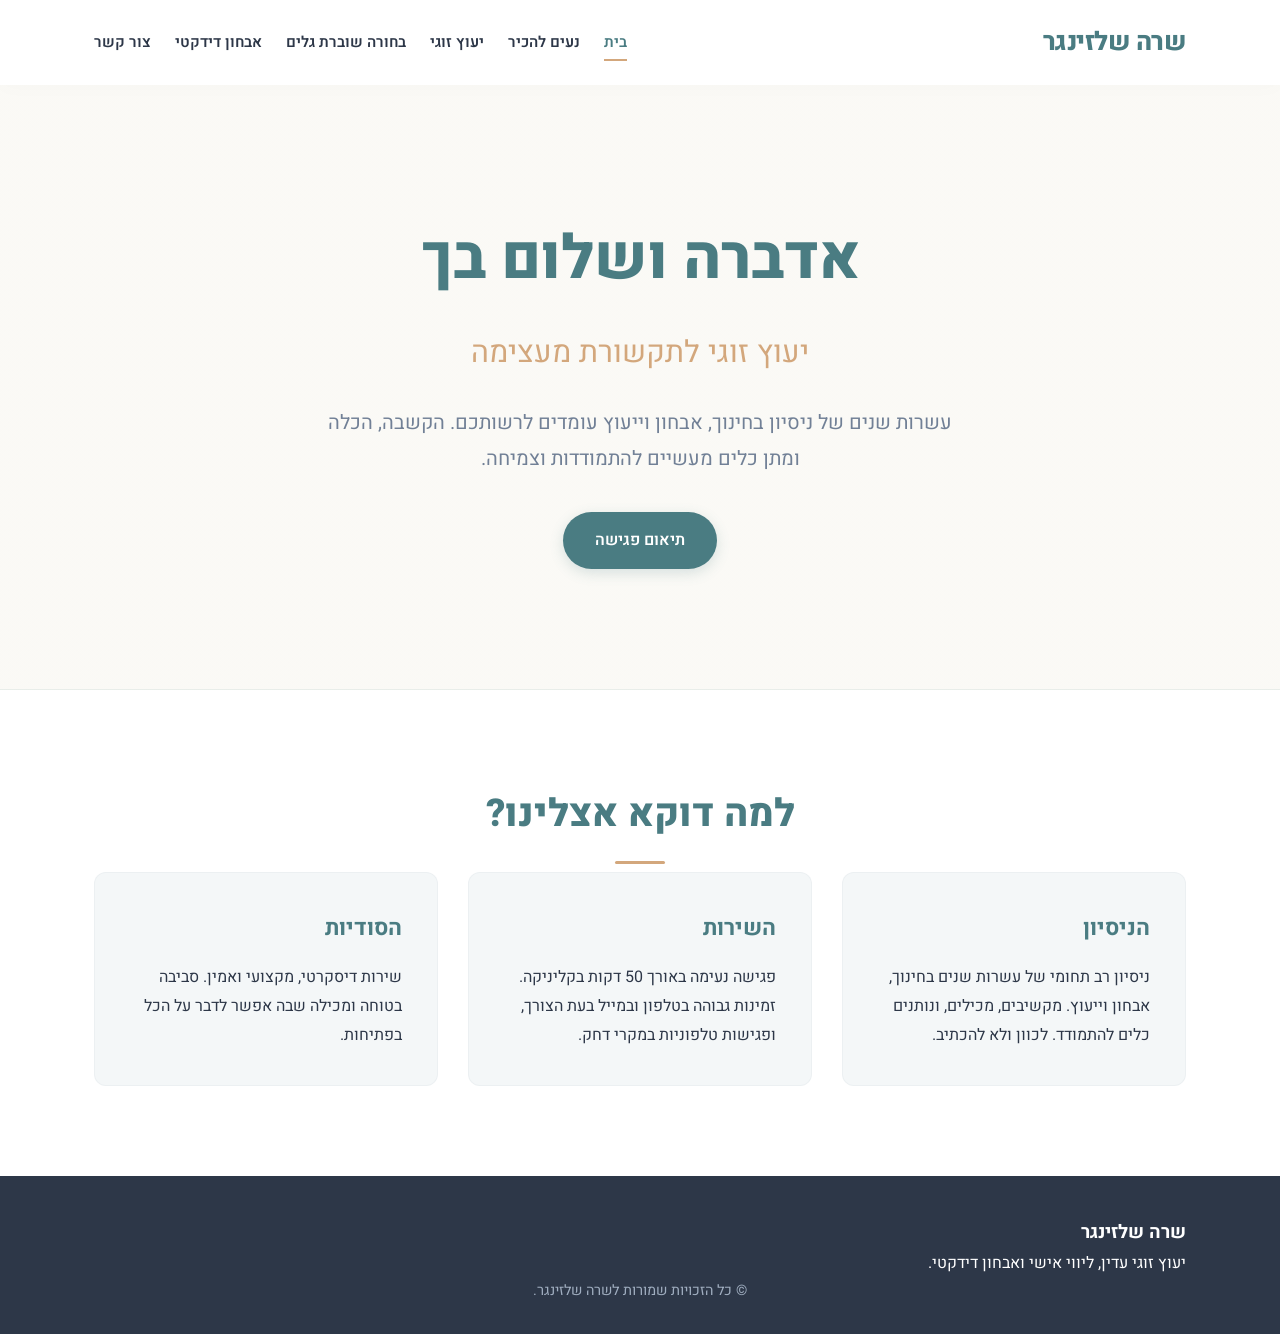
<file: index.html>
<!DOCTYPE html>
<html lang="he" dir="rtl">
<head>
    <meta charset="UTF-8">
    <meta name="viewport" content="width=device-width, initial-scale=1.0">
    <title>שרה שלזינגר - יעוץ זוגי ואישי | עמוד הבית</title>
    <link href="https://fonts.googleapis.com/css2?family=Heebo:wght@300;400;600;800&display=swap" rel="stylesheet">
    <link rel="stylesheet" href="style.css">
</head>
<body>

    <header id="main-header">
        <div class="container header-container">
            <div class="logo">
                <a href="index.html">שרה שלזינגר</a>
            </div>
            <button class="mobile-menu-btn" aria-label="פתח תפריט">☰</button>
            <nav id="main-nav">
                <ul>
                    <li><a href="index.html" class="active">בית</a></li>
                    <li><a href="about.html">נעים להכיר</a></li>
                    <li><a href="couples.html">יעוץ זוגי</a></li>
                    <li><a href="singles.html">בחורה שוברת גלים</a></li>
                    <li><a href="assessment.html">אבחון דידקטי</a></li>
                    <li><a href="contact.html">צור קשר</a></li>
                </ul>
            </nav>
        </div>
    </header>

    <main>
        <section class="hero">
            <div class="container hero-content">
                <h1>אדברה ושלום בך</h1>
                <h2>יעוץ זוגי לתקשורת מעצימה</h2>
                <p>עשרות שנים של ניסיון בחינוך, אבחון וייעוץ עומדים לרשותכם. הקשבה, הכלה ומתן כלים מעשיים להתמודדות וצמיחה.</p>
                <a href="contact.html" class="btn btn-primary">תיאום פגישה</a>
            </div>
        </section>

        <section class="features">
            <div class="container">
                <h2 class="section-title">למה דוקא אצלינו?</h2>
                <div class="grid features-grid">
                    <div class="card">
                        <h3>הניסיון</h3>
                        <p>ניסיון רב תחומי של עשרות שנים בחינוך, אבחון וייעוץ. מקשיבים, מכילים, ונותנים כלים להתמודד. לכוון ולא להכתיב.</p>
                    </div>
                    <div class="card">
                        <h3>השירות</h3>
                        <p>פגישה נעימה באורך 50 דקות בקליניקה. זמינות גבוהה בטלפון ובמייל בעת הצורך, ופגישות טלפוניות במקרי דחק.</p>
                    </div>
                    <div class="card">
                        <h3>הסודיות</h3>
                        <p>שירות דיסקרטי, מקצועי ואמין. סביבה בטוחה ומכילה שבה אפשר לדבר על הכל בפתיחות.</p>
                    </div>
                </div>
            </div>
        </section>
    </main>

    <footer class="site-footer">
        <div class="container footer-container">
            <div class="footer-info">
                <h3>שרה שלזינגר</h3>
                <p>יעוץ זוגי עדין, ליווי אישי ואבחון דידקטי.</p>
            </div>
        </div>
        <div class="footer-bottom">
            <p>&copy; כל הזכויות שמורות לשרה שלזינגר.</p>
        </div>
    </footer>
    <div id="doves-container"></div>

    <script src="script.js"></script>
</body>
</html>
</file>
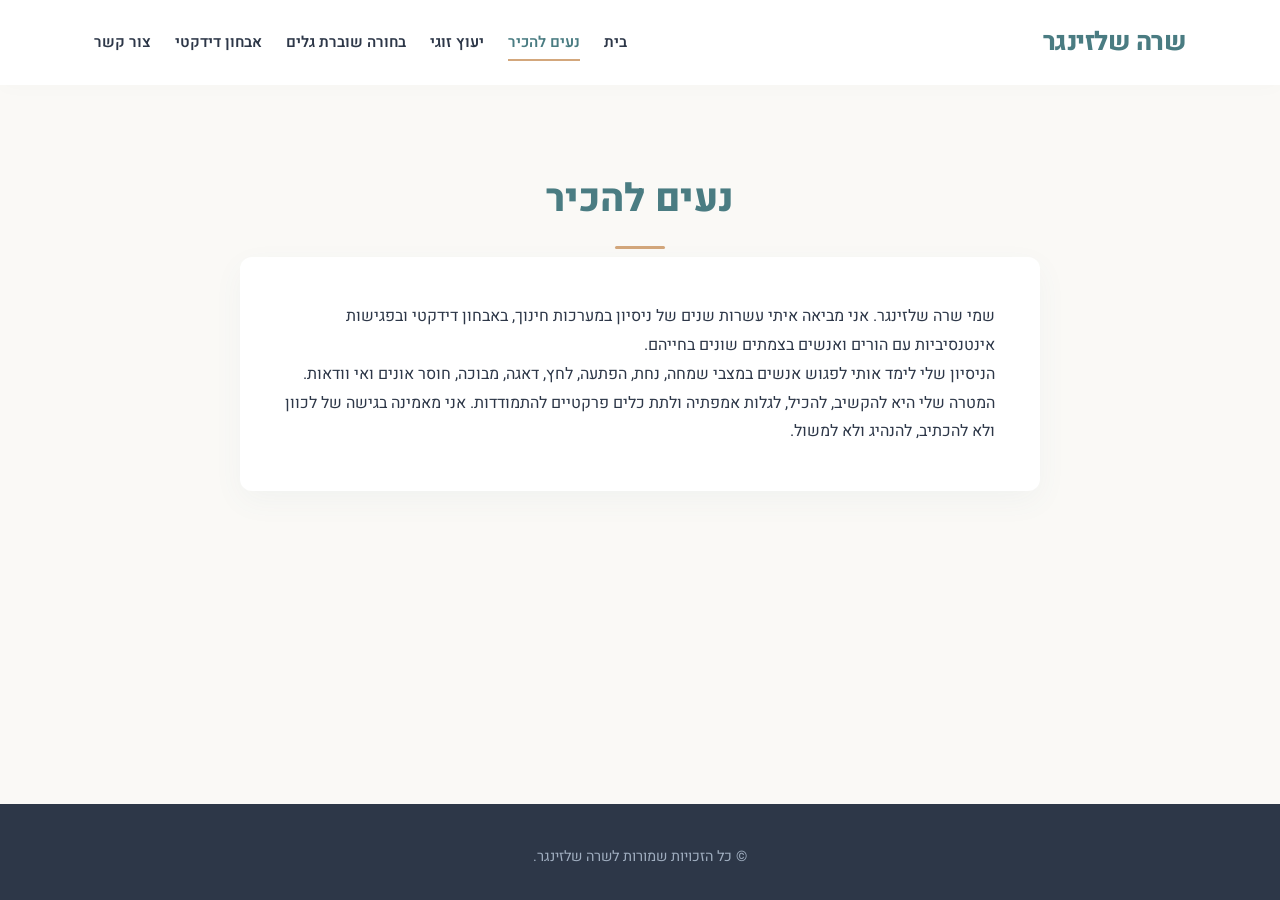
<file: about.html>
<!doctype html>
<html lang="he" dir="rtl">
  <head>
    <meta charset="UTF-8" />
    <meta name="viewport" content="width=device-width, initial-scale=1.0" />
    <title>שרה שלזינגר - נעים להכיר</title>
    <link
      href="https://fonts.googleapis.com/css2?family=Heebo:wght@300;400;600;800&display=swap"
      rel="stylesheet"
    />
    <link rel="stylesheet" href="style.css" />
  </head>
  <body>
    <header id="main-header">
      <div class="container header-container">
        <div class="logo">
          <a href="index.html">שרה שלזינגר</a>
        </div>
        <button class="mobile-menu-btn" aria-label="פתח תפריט">☰</button>
        <nav id="main-nav">
          <ul>
            <li><a href="index.html">בית</a></li>
            <li><a href="about.html" class="active">נעים להכיר</a></li>
            <li><a href="couples.html">יעוץ זוגי</a></li>
            <li><a href="singles.html">בחורה שוברת גלים</a></li>
            <li><a href="assessment.html">אבחון דידקטי</a></li>
            <li><a href="contact.html">צור קשר</a></li>
          </ul>
        </nav>
      </div>
    </header>

    <main class="page-content">
      <div class="container">
        <h1 class="section-title">נעים להכיר</h1>
        <div class="content-box">
          <p>
            שמי שרה שלזינגר. אני מביאה איתי עשרות שנים של ניסיון במערכות חינוך,
            באבחון דידקטי ובפגישות אינטנסיביות עם הורים ואנשים בצמתים שונים
            בחייהם.
          </p>
          <p>
            הניסיון שלי לימד אותי לפגוש אנשים במצבי שמחה, נחת, הפתעה, לחץ, דאגה,
            מבוכה, חוסר אונים ואי וודאות. המטרה שלי היא להקשיב, להכיל, לגלות
            אמפתיה ולתת כלים פרקטיים להתמודדות. אני מאמינה בגישה של לכוון ולא
            להכתיב, להנהיג ולא למשול.
          </p>
        </div>
      </div>
    </main>

    <footer class="site-footer">
      <div class="footer-bottom">
        <p>&copy; כל הזכויות שמורות לשרה שלזינגר.</p>
      </div>
    </footer>
    <div id="doves-container"></div>
    
    <script src="script.js"></script>
  </body>
</html>
</file>
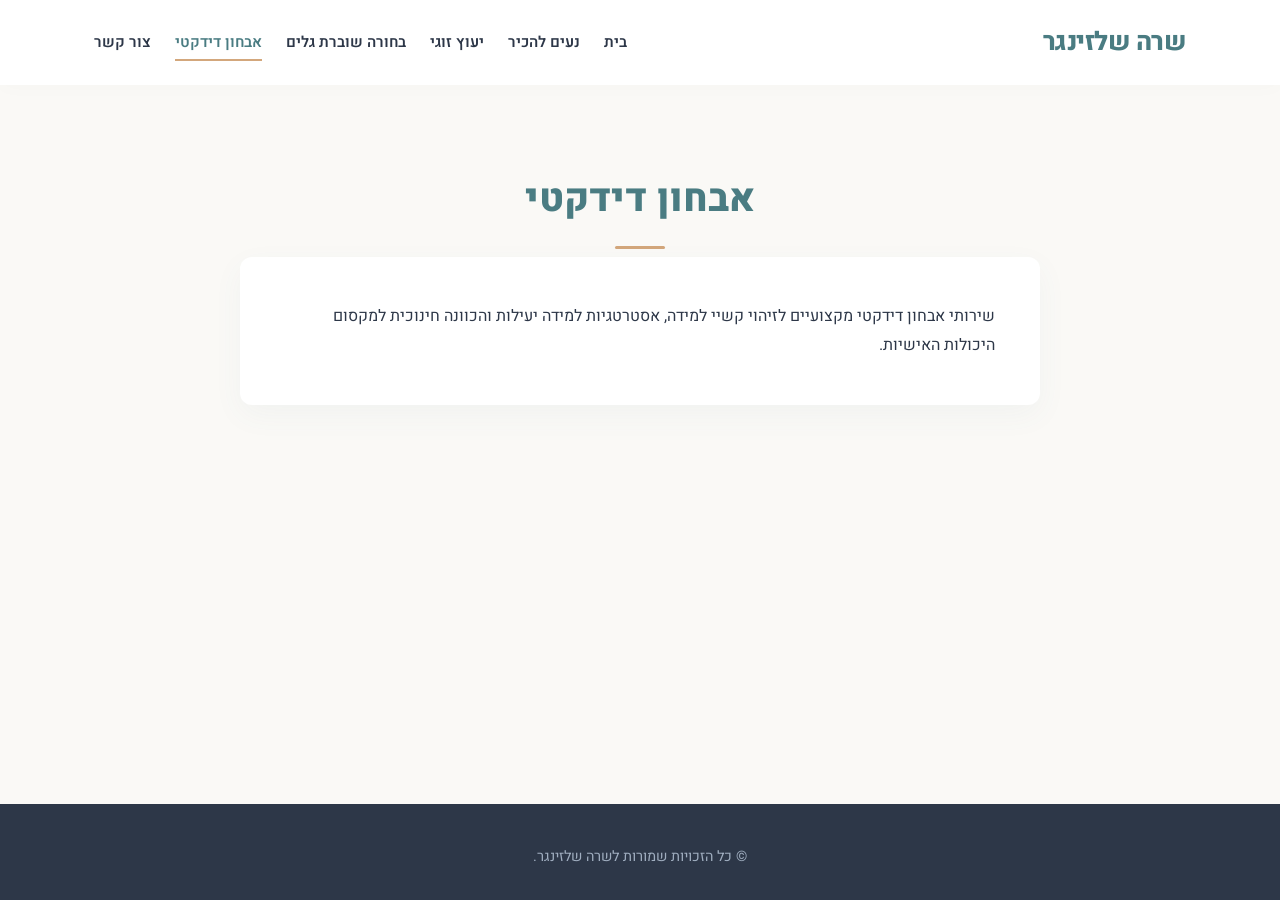
<file: assessment.html>
<!DOCTYPE html>
<html lang="he" dir="rtl">
<head>
    <meta charset="UTF-8">
    <meta name="viewport" content="width=device-width, initial-scale=1.0">
    <title>שרה שלזינגר - אבחון דידקטי</title>
    <link href="https://fonts.googleapis.com/css2?family=Heebo:wght@300;400;600;800&display=swap" rel="stylesheet">
    <link rel="stylesheet" href="style.css">
</head>
<body>

    <header id="main-header">
        <div class="container header-container">
            <div class="logo">
                <a href="index.html">שרה שלזינגר</a>
            </div>
            <button class="mobile-menu-btn" aria-label="פתח תפריט">☰</button>
            <nav id="main-nav">
                <ul>
                    <li><a href="index.html">בית</a></li>
                    <li><a href="about.html">נעים להכיר</a></li>
                    <li><a href="couples.html">יעוץ זוגי</a></li>
                    <li><a href="singles.html">בחורה שוברת גלים</a></li>
                    <li><a href="assessment.html" class="active">אבחון דידקטי</a></li>
                    <li><a href="contact.html">צור קשר</a></li>
                </ul>
            </nav>
        </div>
    </header>

    <main class="page-content">
        <div class="container">
            <h1 class="section-title">אבחון דידקטי</h1>
            <div class="content-box">
                <p>שירותי אבחון דידקטי מקצועיים לזיהוי קשיי למידה, אסטרטגיות למידה יעילות והכוונה חינוכית למקסום היכולות האישיות.</p>
            </div>
        </div>
    </main>

    <footer class="site-footer">
        <div class="footer-bottom">
            <p>&copy; כל הזכויות שמורות לשרה שלזינגר.</p>
        </div>
    </footer>
    <div id="doves-container"></div>

    <script src="script.js"></script>
</body>
</html>
</file>
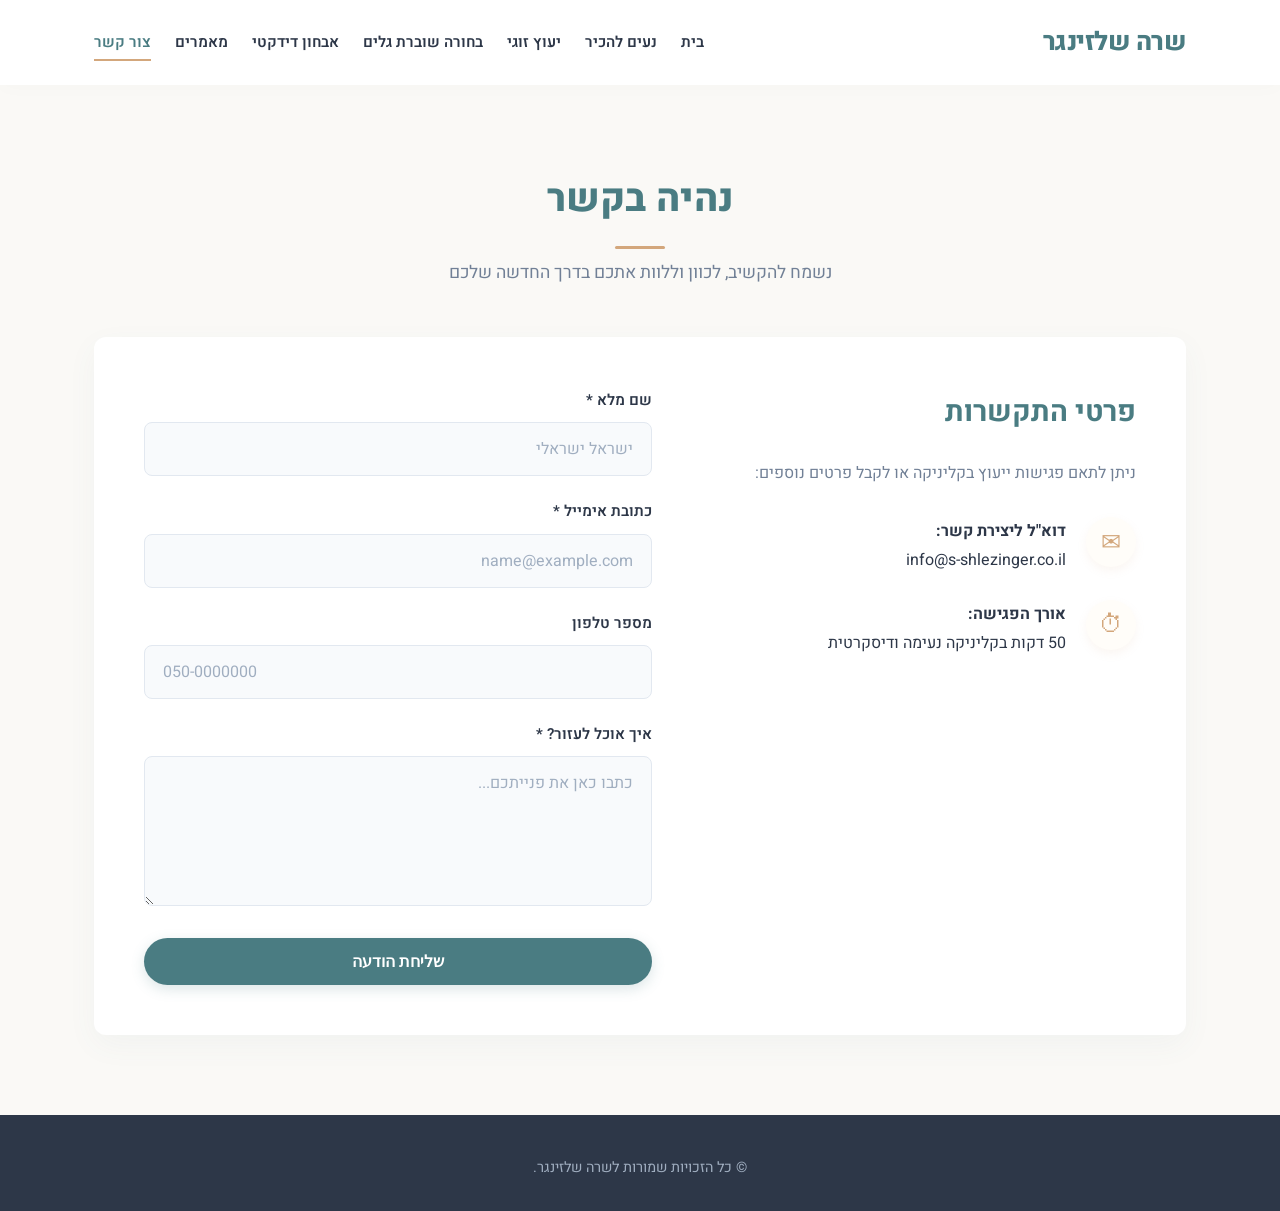
<file: contact.html>
<!DOCTYPE html>
<html lang="he" dir="rtl">
<head>
    <meta charset="UTF-8">
    <meta name="viewport" content="width=device-width, initial-scale=1.0">
    <title>שרה שלזינגר - צור קשר</title>
    <link href="https://fonts.googleapis.com/css2?family=Heebo:wght@300;400;600;800&display=swap" rel="stylesheet">
    <link rel="stylesheet" href="style.css">
</head>
<body>

    <header id="main-header">
        <div class="container header-container">
            <div class="logo">
                <a href="index.html">שרה שלזינגר</a>
            </div>
            <button class="mobile-menu-btn" aria-label="פתח תפריט">☰</button>
            <nav id="main-nav">
                <ul>
                    <li><a href="index.html">בית</a></li>
                    <li><a href="about.html">נעים להכיר</a></li>
                    <li><a href="couples.html">יעוץ זוגי</a></li>
                    <li><a href="singles.html">בחורה שוברת גלים</a></li>
                    <li><a href="assessment.html">אבחון דידקטי</a></li>
                    <li><a href="posts.html">מאמרים</a></li>
                    <li><a href="contact.html" class="active">צור קשר</a></li>
                </ul>
            </nav>
        </div>
    </header>

    <main class="page-content">
        <div class="container">
            <h1 class="section-title">נהיה בקשר</h1>
            <p class="section-subtitle">נשמח להקשיב, לכוון וללוות אתכם בדרך החדשה שלכם</p>
            
            <div class="contact-wrapper">
                <div class="contact-info">
                    <h2>פרטי התקשרות</h2>
                    <p class="info-lead">ניתן לתאם פגישות ייעוץ בקליניקה או לקבל פרטים נוספים:</p>
                    <div class="info-item">
                        <span class="info-icon">✉</span>
                        <div>
                            <strong>דוא"ל ליצירת קשר:</strong>
                            <p>info@s-shlezinger.co.il</p>
                        </div>
                    </div>
                    <div class="info-item">
                        <span class="info-icon">⏱</span>
                        <div>
                            <strong>אורך הפגישה:</strong>
                            <p>50 דקות בקליניקה נעימה ודיסקרטית</p>
                        </div>
                    </div>
                </div>

                <div class="form-container">
                    <form class="elegant-form">
                        <div class="form-group">
                            <label class="form-label" for="name">שם מלא *</label>
                            <input class="form-control" type="text" id="name" placeholder="ישראל ישראלי" required>
                        </div>
                        <div class="form-group">
                            <label class="form-label" for="email">כתובת אימייל *</label>
                            <input class="form-control" type="email" id="email" placeholder="name@example.com" required>
                        </div>
                        <div class="form-group">
                            <label class="form-label" for="phone">מספר טלפון</label>
                            <input class="form-control" type="tel" id="phone" placeholder="050-0000000">
                        </div>
                        <div class="form-group">
                            <label class="form-label" for="message">איך אוכל לעזור? *</label>
                            <textarea class="form-control" id="message" rows="5" placeholder="כתבו כאן את פנייתכם..." required></textarea>
                        </div>
                        <button type="submit" class="btn btn-primary btn-block">שליחת הודעה</button>
                    </form>
                </div>
            </div>
        </div>
    </main>

    <footer class="site-footer">
        <div class="footer-bottom">
            <p>&copy; כל הזכויות שמורות לשרה שלזינגר.</p>
        </div>
    </footer>
    <div id="doves-container"></div>

    <script src="script.js"></script>
</body>
</html>
</file>
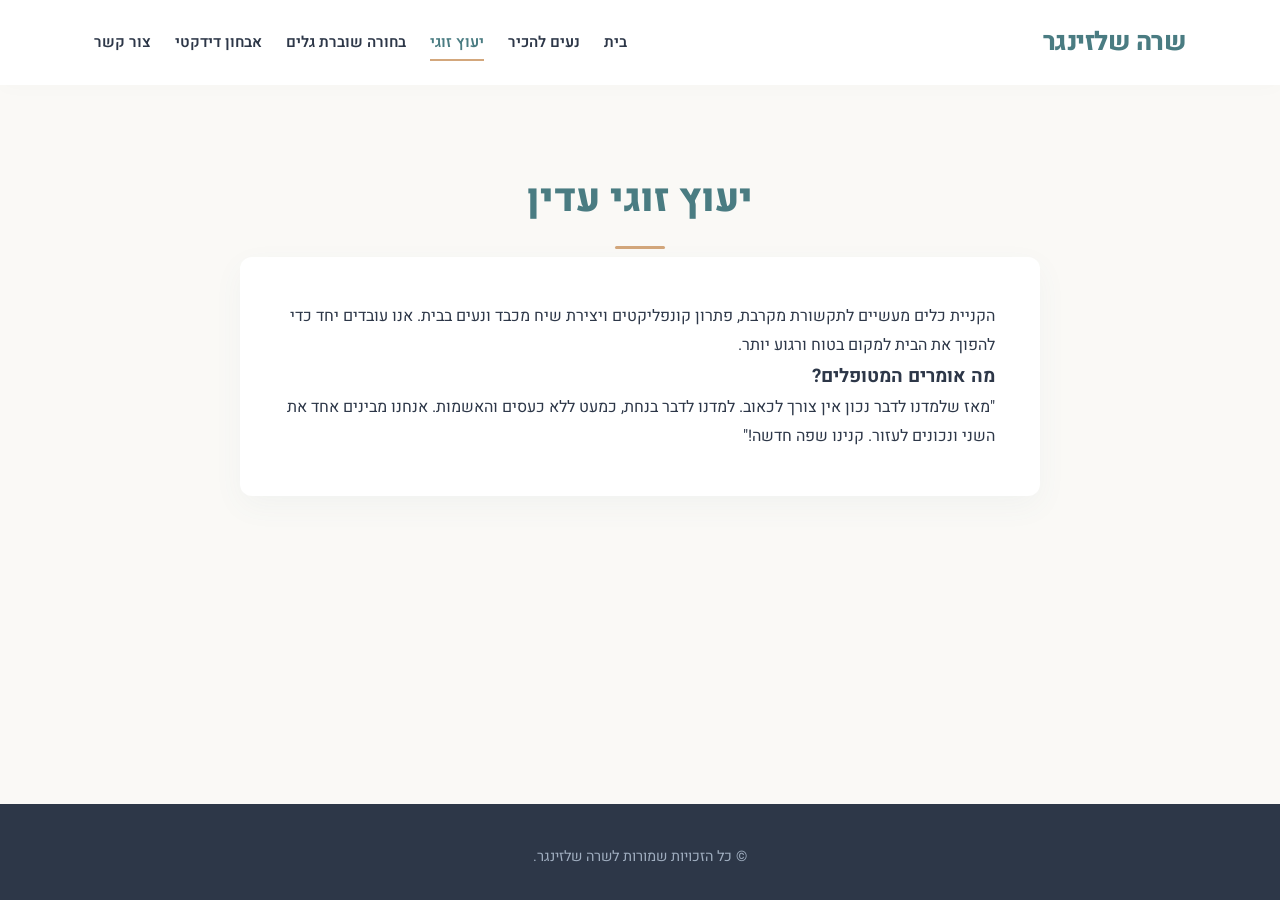
<file: couples.html>
<!DOCTYPE html>
<html lang="he" dir="rtl">
<head>
    <meta charset="UTF-8">
    <meta name="viewport" content="width=device-width, initial-scale=1.0">
    <title>שרה שלזינגר - יעוץ זוגי</title>
    <link href="https://fonts.googleapis.com/css2?family=Heebo:wght@300;400;600;800&display=swap" rel="stylesheet">
    <link rel="stylesheet" href="style.css">
</head>
<body>

    <header id="main-header">
        <div class="container header-container">
            <div class="logo">
                <a href="index.html">שרה שלזינגר</a>
            </div>
            <button class="mobile-menu-btn" aria-label="פתח תפריט">☰</button>
            <nav id="main-nav">
                <ul>
                    <li><a href="index.html">בית</a></li>
                    <li><a href="about.html">נעים להכיר</a></li>
                    <li><a href="couples.html" class="active">יעוץ זוגי</a></li>
                    <li><a href="singles.html">בחורה שוברת גלים</a></li>
                    <li><a href="assessment.html">אבחון דידקטי</a></li>
                    <li><a href="contact.html">צור קשר</a></li>
                </ul>
            </nav>
        </div>
    </header>

    <main class="page-content">
        <div class="container">
            <h1 class="section-title">יעוץ זוגי עדין</h1>
            <div class="content-box">
                <p>הקניית כלים מעשיים לתקשורת מקרבת, פתרון קונפליקטים ויצירת שיח מכבד ונעים בבית. אנו עובדים יחד כדי להפוך את הבית למקום בטוח ורגוע יותר.</p>
                
                <h3>מה אומרים המטופלים?</h3>
                <blockquote class="testimonial-quote">
                    "מאז שלמדנו לדבר נכון אין צורך לכאוב. למדנו לדבר בנחת, כמעט ללא כעסים והאשמות. אנחנו מבינים אחד את השני ונכונים לעזור. קנינו שפה חדשה!"
                </blockquote>
            </div>
        </div>
    </main>

    <footer class="site-footer">
        <div class="footer-bottom">
            <p>&copy; כל הזכויות שמורות לשרה שלזינגר.</p>
        </div>
    </footer>
    <div id="doves-container"></div>

    <script src="script.js"></script>
</body>
</html>
</file>
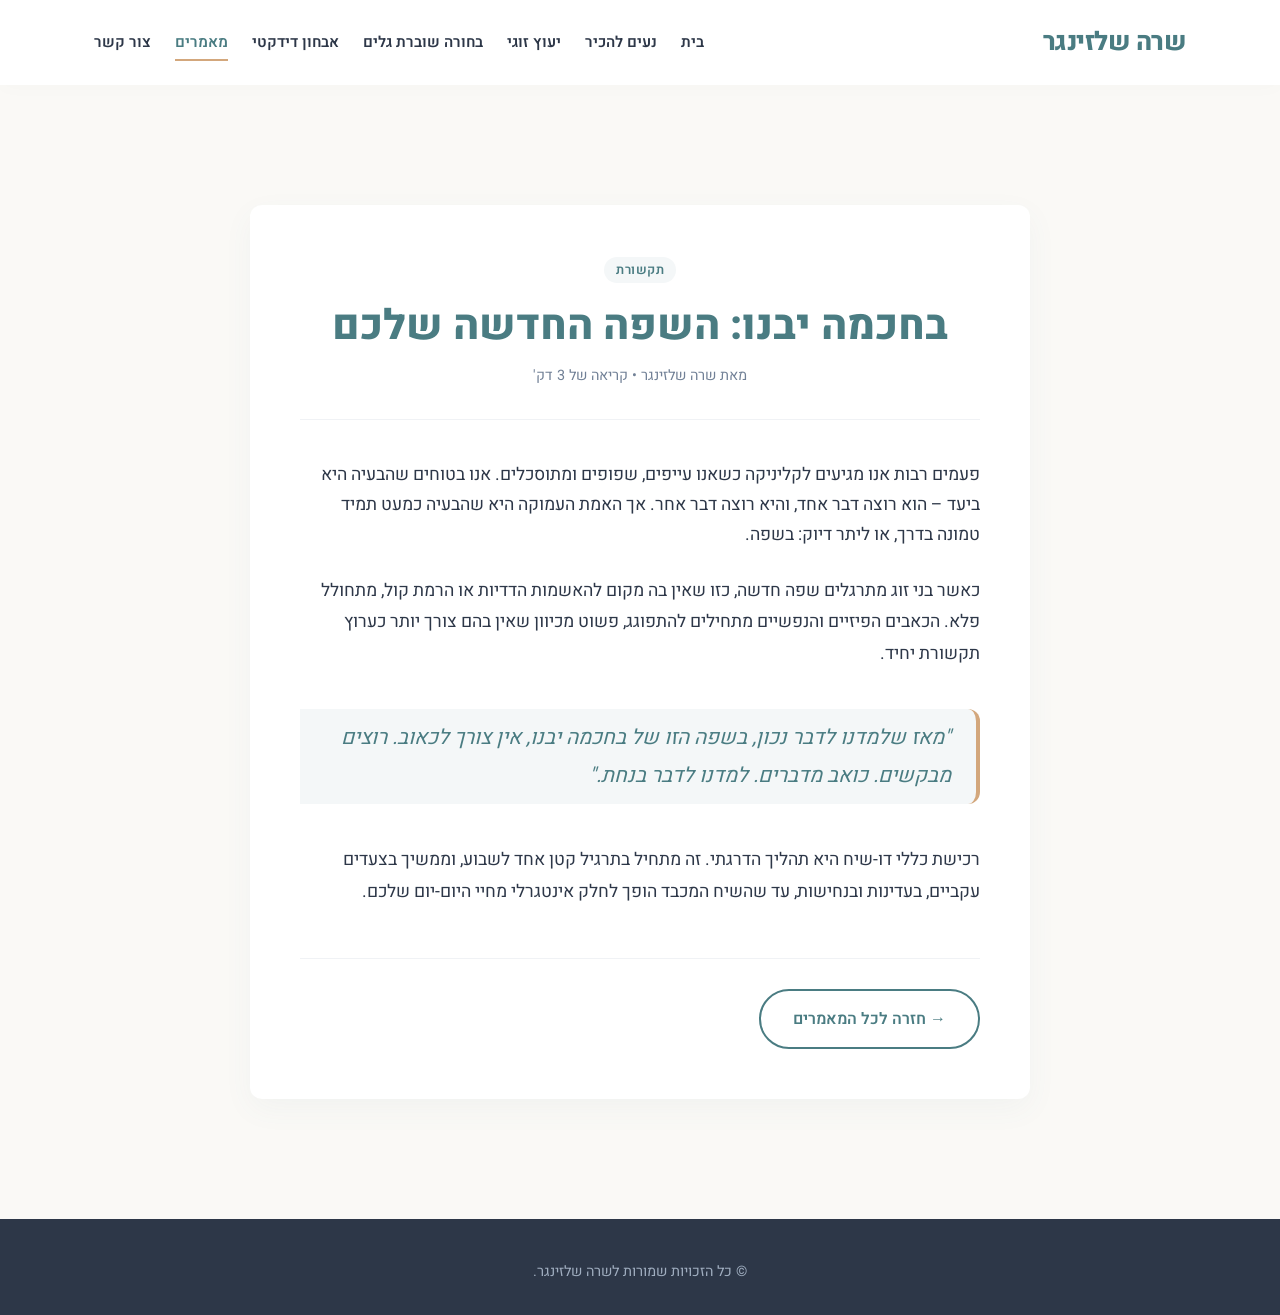
<file: post-single.html>
<!DOCTYPE html>
<html lang="he" dir="rtl">
<head>
    <meta charset="UTF-8">
    <meta name="viewport" content="width=device-width, initial-scale=1.0">
    <title>שרה שלזינגר - בחכמה יבנו: השפה החדשה שלכם</title>
    <link href="https://fonts.googleapis.com/css2?family=Heebo:wght@300;400;600;800&display=swap" rel="stylesheet">
    <link rel="stylesheet" href="style.css">
</head>
<body>

    <header id="main-header">
        <div class="container header-container">
            <div class="logo">
                <a href="index.html">שרה שלזינגר</a>
            </div>
            <button class="mobile-menu-btn" aria-label="פתח תפריט">☰</button>
            <nav id="main-nav">
                <ul>
                    <li><a href="index.html">בית</a></li>
                    <li><a href="about.html">נעים להכיר</a></li>
                    <li><a href="couples.html">יעוץ זוגי</a></li>
                    <li><a href="singles.html">בחורה שוברת גלים</a></li>
                    <li><a href="assessment.html">אבחון דידקטי</a></li>
                    <li><a href="posts.html" class="active">מאמרים</a></li>
                    <li><a href="contact.html">צור קשר</a></li>
                </ul>
            </nav>
        </div>
    </header>

    <main class="page-content">
        <article class="single-post-container">
            <header class="post-header">
                <span class="post-badge">תקשורת</span>
                <h1 class="post-title">בחכמה יבנו: השפה החדשה שלכם</h1>
                <div class="post-meta">
                    <span>מאת שרה שלזינגר</span> &bull; <span>קריאה של 3 דק'</span>
                </div>
            </header>

            <div class="post-body">
                <p class="post-intro">פעמים רבות אנו מגיעים לקליניקה כשאנו עייפים, שפופים ומתוסכלים. אנו בטוחים שהבעיה היא ביעד – הוא רוצה דבר אחד, והיא רוצה דבר אחר. אך האמת העמוקה היא שהבעיה כמעט תמיד טמונה בדרך, או ליתר דיוק: בשפה.</p>
                
                <p>כאשר בני זוג מתרגלים שפה חדשה, כזו שאין בה מקום להאשמות הדדיות או הרמת קול, מתחולל פלא. הכאבים הפיזיים והנפשיים מתחילים להתפוגג, פשוט מכיוון שאין בהם צורך יותר כערוץ תקשורת יחיד.</p>

                <blockquote class="elegant-blockquote">
                    "מאז שלמדנו לדבר נכון, בשפה הזו של בחכמה יבנו, אין צורך לכאוב. רוצים מבקשים. כואב מדברים. למדנו לדבר בנחת."
                </blockquote>

                <p>רכישת כללי דו-שיח היא תהליך הדרגתי. זה מתחיל בתרגיל קטן אחד לשבוע, וממשיך בצעדים עקביים, בעדינות ובנחישות, עד שהשיח המכבד הופך לחלק אינטגרלי מחיי היום-יום שלכם.</p>
            </div>

            <footer class="post-footer-nav">
                <a href="posts.html" class="btn btn-outline">&rarr; חזרה לכל המאמרים</a>
            </footer>
        </article>
    </main>

    <footer class="site-footer">
        <div class="footer-bottom">
            <p>&copy; כל הזכויות שמורות לשרה שלזינגר.</p>
        </div>
    </footer>
    <div id="doves-container"></div>

    <script src="script.js"></script>
</body>
</html>
</file>
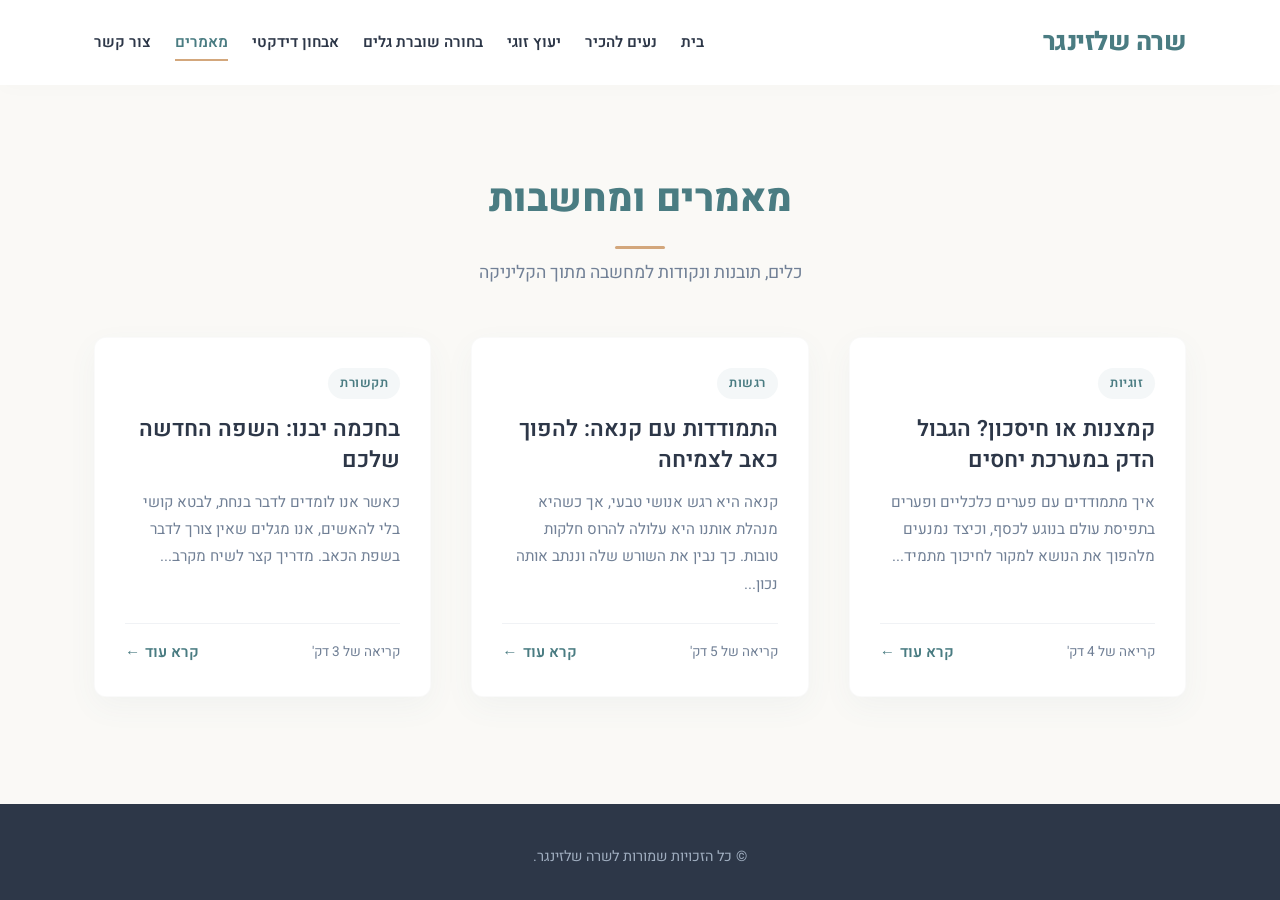
<file: posts.html>
<!DOCTYPE html>
<html lang="he" dir="rtl">
<head>
    <meta charset="UTF-8">
    <meta name="viewport" content="width=device-width, initial-scale=1.0">
    <title>שרה שלזינגר - מאמרים ותוכן</title>
    <link href="https://fonts.googleapis.com/css2?family=Heebo:wght@300;400;600;800&display=swap" rel="stylesheet">
    <link rel="stylesheet" href="style.css">
</head>
<body>

    <header id="main-header">
        <div class="container header-container">
            <div class="logo">
                <a href="index.html">שרה שלזינגר</a>
            </div>
            <button class="mobile-menu-btn" aria-label="פתח תפריט">☰</button>
            <nav id="main-nav">
                <ul>
                    <li><a href="index.html">בית</a></li>
                    <li><a href="about.html">נעים להכיר</a></li>
                    <li><a href="couples.html">יעוץ זוגי</a></li>
                    <li><a href="singles.html">בחורה שוברת גלים</a></li>
                    <li><a href="assessment.html">אבחון דידקטי</a></li>
                    <li><a href="posts.html" class="active">מאמרים</a></li>
                    <li><a href="contact.html">צור קשר</a></li>
                </ul>
            </nav>
        </div>
    </header>

    <main class="page-content">
        <div class="container">
            <h1 class="section-title">מאמרים ומחשבות</h1>
            <p class="section-subtitle">כלים, תובנות ונקודות למחשבה מתוך הקליניקה</p>
            
            <div class="post-grid">
                <article class="post-card">
                    <div class="post-card-content">
                        <span class="post-badge">זוגיות</span>
                        <h2 class="post-card-title">קמצנות או חיסכון? הגבול הדק במערכת יחסים</h2>
                        <p class="post-card-excerpt">איך מתמודדים עם פערים כלכליים ופערים בתפיסת עולם בנוגע לכסף, וכיצד נמנעים מלהפוך את הנושא למקור לחיכוך מתמיד...</p>
                        <div class="post-card-footer">
                            <span class="post-read-time">קריאה של 4 דק'</span>
                            <a href="post-single.html" class="btn-read-more">קרא עוד <span class="arrow">←</span></a>
                        </div>
                    </div>
                </article>

                <article class="post-card">
                    <div class="post-card-content">
                        <span class="post-badge">רגשות</span>
                        <h2 class="post-card-title">התמודדות עם קנאה: להפוך כאב לצמיחה</h2>
                        <p class="post-card-excerpt">קנאה היא רגש אנושי טבעי, אך כשהיא מנהלת אותנו היא עלולה להרוס חלקות טובות. כך נבין את השורש שלה וננתב אותה נכון...</p>
                        <div class="post-card-footer">
                            <span class="post-read-time">קריאה של 5 דק'</span>
                            <a href="post-single.html" class="btn-read-more">קרא עוד <span class="arrow">←</span></a>
                        </div>
                    </div>
                </article>

                <article class="post-card">
                    <div class="post-card-content">
                        <span class="post-badge">תקשורת</span>
                        <h2 class="post-card-title">בחכמה יבנו: השפה החדשה שלכם</h2>
                        <p class="post-card-excerpt">כאשר אנו לומדים לדבר בנחת, לבטא קושי בלי להאשים, אנו מגלים שאין צורך לדבר בשפת הכאב. מדריך קצר לשיח מקרב...</p>
                        <div class="post-card-footer">
                            <span class="post-read-time">קריאה של 3 דק'</span>
                            <a href="post-single.html" class="btn-read-more">קרא עוד <span class="arrow">←</span></a>
                        </div>
                    </div>
                </article>
            </div>
        </div>
    </main>

    <footer class="site-footer">
        <div class="footer-bottom">
            <p>&copy; כל הזכויות שמורות לשרה שלזינגר.</p>
        </div>
    </footer>
    <div id="doves-container"></div>

    <script src="script.js"></script>
</body>
</html>
</file>
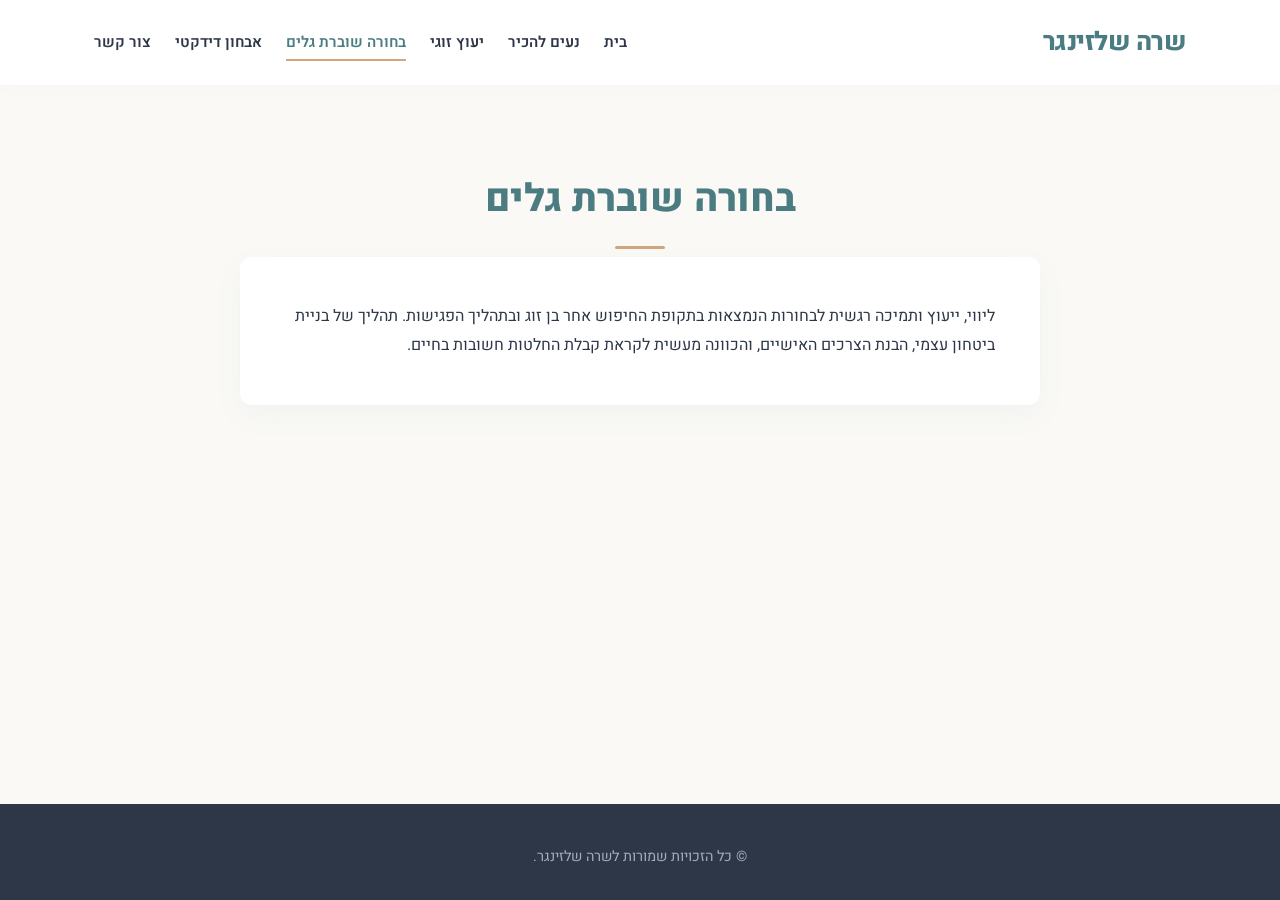
<file: singles.html>
<!DOCTYPE html>
<html lang="he" dir="rtl">
<head>
    <meta charset="UTF-8">
    <meta name="viewport" content="width=device-width, initial-scale=1.0">
    <title>שרה שלזינגר - בחורה שוברת גלים</title>
    <link href="https://fonts.googleapis.com/css2?family=Heebo:wght@300;400;600;800&display=swap" rel="stylesheet">
    <link rel="stylesheet" href="style.css">
</head>
<body>

    <header id="main-header">
        <div class="container header-container">
            <div class="logo">
                <a href="index.html">שרה שלזינגר</a>
            </div>
            <button class="mobile-menu-btn" aria-label="פתח תפריט">☰</button>
            <nav id="main-nav">
                <ul>
                    <li><a href="index.html">בית</a></li>
                    <li><a href="about.html">נעים להכיר</a></li>
                    <li><a href="couples.html">יעוץ זוגי</a></li>
                    <li><a href="singles.html" class="active">בחורה שוברת גלים</a></li>
                    <li><a href="assessment.html">אבחון דידקטי</a></li>
                    <li><a href="contact.html">צור קשר</a></li>
                </ul>
            </nav>
        </div>
    </header>

    <main class="page-content">
        <div class="container">
            <h1 class="section-title">בחורה שוברת גלים</h1>
            <div class="content-box">
                <p>ליווי, ייעוץ ותמיכה רגשית לבחורות הנמצאות בתקופת החיפוש אחר בן זוג ובתהליך הפגישות. תהליך של בניית ביטחון עצמי, הבנת הצרכים האישיים, והכוונה מעשית לקראת קבלת החלטות חשובות בחיים.</p>
            </div>
        </div>
    </main>

    <footer class="site-footer">
        <div class="footer-bottom">
            <p>&copy; כל הזכויות שמורות לשרה שלזינגר.</p>
        </div>
    </footer>
    <div id="doves-container"></div>

    <script src="script.js"></script>
</body>
</html>
</file>
<file: style.css>
/* =========================================
   משתנים (Variables)
========================================= */
:root {
    --primary-color: #4A7C82;       /* כחול-ירוק רך / Teal */
    --primary-light: #F4F7F8;
    --secondary-color: #D3A77C;     /* זהב/חול חם */
    --background-color: #FAF9F6;    /* אוף-ווייט / קרם */
    --text-color: #2D3748;
    --text-light: #718096;
    --white: #FFFFFF;
    --transition-speed: 0.3s;
    --border-radius: 12px;
    --shadow-soft: 0 10px 30px rgba(74, 124, 130, 0.05);
    --shadow-hover: 0 15px 35px rgba(74, 124, 130, 0.1);
}

/* =========================================
   עיצוב בסיסי (Global Styles)
========================================= */
* {
    margin: 0;
    padding: 0;
    box-sizing: border-box;
}

body {
    font-family: 'Heebo', sans-serif;
    color: var(--text-color);
    background-color: var(--background-color);
    line-height: 1.8;
    display: flex;
    flex-direction: column;
    min-height: 100vh;
}

main {
    flex: 1; /* דוחף את הפוטר לתחתית העמוד */
}

a {
    text-decoration: none;
    color: var(--primary-color);
    transition: all var(--transition-speed) ease;
}

/* =========================================
   מבנה וכותרות (Container & Titles)
========================================= */
.container {
    max-width: 1140px;
    margin: 0 auto;
    padding: 0 24px;
}

.section-title {
    text-align: center;
    font-size: 2.4rem;
    color: var(--primary-color);
    margin-bottom: 8px;
    font-weight: 800;
}

.section-subtitle {
    text-align: center;
    color: var(--text-light);
    font-size: 1.1rem;
    margin-bottom: 3rem;
}

.section-title::after {
    content: '';
    display: block;
    width: 50px;
    height: 3px;
    background-color: var(--secondary-color);
    margin: 12px auto 0;
    border-radius: 2px;
}

/* =========================================
   כפתורים (Buttons)
========================================= */
.btn {
    display: inline-block;
    padding: 14px 32px;
    border-radius: 30px;
    font-weight: 600;
    cursor: pointer;
    border: none;
    transition: all var(--transition-speed) ease;
    text-align: center;
    font-size: 1rem;
}

.btn-primary {
    background-color: var(--primary-color);
    color: var(--white);
    box-shadow: 0 4px 14px rgba(74, 124, 130, 0.2);
}

.btn-primary:hover {
    background-color: #385E62;
    transform: translateY(-2px);
    box-shadow: 0 6px 20px rgba(74, 124, 130, 0.3);
}

.btn-outline {
    background: transparent;
    border: 2px solid var(--primary-color);
    color: var(--primary-color);
}

.btn-outline:hover {
    background-color: var(--primary-color);
    color: var(--white);
}

.btn-block {
    display: block;
    width: 100%;
}

/* =========================================
   תפריט עליון (Header & Nav)
========================================= */
#main-header {
    background-color: var(--white);
    box-shadow: 0 2px 20px rgba(0,0,0,0.02);
    position: sticky;
    top: 0;
    z-index: 1000;
}

.header-container {
    display: flex;
    justify-content: space-between;
    align-items: center;
    height: 85px;
}

.logo a {
    font-size: 1.6rem;
    font-weight: 800;
    color: var(--primary-color);
    letter-spacing: -0.5px;
}

#main-nav ul {
    list-style: none;
    display: flex;
    gap: 24px;
}

#main-nav a {
    color: var(--text-color);
    font-weight: 600;
    padding: 8px 0;
    position: relative;
    font-size: 0.95rem;
}

#main-nav a.active, #main-nav a:hover {
    color: var(--primary-color);
}

#main-nav a::after {
    content: '';
    position: absolute;
    bottom: 0;
    right: 0;
    width: 0%;
    height: 2px;
    background-color: var(--secondary-color);
    transition: width var(--transition-speed) ease;
}

#main-nav a:hover::after, #main-nav a.active::after {
    width: 100%;
}

.mobile-menu-btn {
    display: none;
    background: none;
    border: none;
    font-size: 1.6rem;
    color: var(--primary-color);
    cursor: pointer;
}

/* =========================================
   אזור פתיח (Hero Section)
========================================= */
.hero {
    background: linear-gradient(rgba(250, 249, 246, 0.92), rgba(250, 249, 246, 0.92)), url('https://images.unsplash.com/photo-1516534775068-ba3e7458af70?auto=format&fit=crop&q=80&w=1920') center/cover;
    padding: 120px 0;
    text-align: center;
    border-bottom: 1px solid rgba(74, 124, 130, 0.1);
}

.hero h1 {
    font-size: 3.8rem;
    color: var(--primary-color);
    margin-bottom: 12px;
    font-weight: 800;
}

.hero h2 {
    font-size: 1.9rem;
    color: var(--secondary-color);
    margin-bottom: 24px;
    font-weight: 400;
}

.hero p {
    font-size: 1.25rem;
    max-width: 650px;
    margin: 0 auto 35px;
    color: var(--text-light);
}

/* =========================================
   גריד וכרטיסיות (Grid & Cards)
========================================= */
.grid {
    display: grid;
    gap: 30px;
}

.features {
    padding: 90px 0;
    background-color: var(--white);
}

.features-grid {
    grid-template-columns: repeat(auto-fit, minmax(280px, 1fr));
}

.card {
    background: var(--primary-light);
    padding: 35px;
    border-radius: var(--border-radius);
    transition: all var(--transition-speed) ease;
    border: 1px solid rgba(74, 124, 130, 0.05);
}

.card:hover {
    transform: translateY(-5px);
    box-shadow: var(--shadow-hover);
    background: var(--white);
    border-color: rgba(74, 124, 130, 0.15);
}

.card h3 {
    color: var(--primary-color);
    margin-bottom: 15px;
    font-size: 1.4rem;
}

/* =========================================
   מאמרים ופוסטים (Posts & Articles)
========================================= */
.post-grid {
    display: grid;
    grid-template-columns: repeat(auto-fit, minmax(320px, 1fr));
    gap: 40px;
}

.post-card {
    background-color: var(--white);
    border-radius: var(--border-radius);
    box-shadow: var(--shadow-soft);
    border: 1px solid rgba(0,0,0,0.02);
    transition: all var(--transition-speed) ease;
    display: flex;
    flex-direction: column;
}

.post-card:hover {
    transform: translateY(-6px);
    box-shadow: var(--shadow-hover);
    border-color: rgba(74, 124, 130, 0.1);
}

.post-card-content {
    padding: 30px;
    display: flex;
    flex-direction: column;
    height: 100%;
}

.post-badge {
    align-self: flex-start;
    background-color: var(--primary-light);
    color: var(--primary-color);
    font-weight: 600;
    font-size: 0.8rem;
    padding: 4px 12px;
    border-radius: 20px;
    margin-bottom: 15px;
    letter-spacing: 0.5px;
}

.post-card-title {
    font-size: 1.4rem;
    color: var(--text-color);
    margin-bottom: 12px;
    line-height: 1.4;
    font-weight: 600;
}

.post-card-excerpt {
    color: var(--text-light);
    font-size: 0.95rem;
    margin-bottom: 25px;
    flex-grow: 1;
}

.post-card-footer {
    display: flex;
    justify-content: space-between;
    align-items: center;
    border-top: 1px solid #F0F2F5;
    padding-top: 15px;
}

.post-read-time {
    font-size: 0.85rem;
    color: var(--text-light);
}

.btn-read-more {
    font-weight: 600;
    font-size: 0.95rem;
    color: var(--primary-color);
    display: inline-flex;
    align-items: center;
    gap: 5px;
}

.btn-read-more .arrow {
    transition: transform var(--transition-speed);
}

.btn-read-more:hover .arrow {
    transform: translateX(-5px); /* תזוזת חץ ב-RTL */
}

/* פוסט בודד */
.single-post-container {
    max-width: 780px;
    margin: 40px auto;
    background-color: var(--white);
    padding: 50px;
    border-radius: var(--border-radius);
    box-shadow: var(--shadow-soft);
}

.post-header {
    text-align: center;
    margin-bottom: 40px;
    border-bottom: 1px solid #F0F2F5;
    padding-bottom: 30px;
}

.post-title {
    font-size: 2.6rem;
    color: var(--primary-color);
    margin: 15px 0 10px;
    font-weight: 800;
    line-height: 1.3;
}

.post-meta {
    font-size: 0.9rem;
    color: var(--text-light);
}

.post-intro {
    font-size: 1.25rem;
    color: var(--text-color);
    font-weight: 400;
    line-height: 1.7;
    margin-bottom: 30px;
}

.post-body p {
    font-size: 1.1rem;
    margin-bottom: 25px;
    color: var(--text-color);
}

.elegant-blockquote {
    font-size: 1.3rem;
    color: var(--primary-color);
    border-right: 4px solid var(--secondary-color);
    padding: 10px 25px;
    margin: 40px 0;
    font-style: italic;
    background-color: var(--primary-light);
    border-radius: 0 var(--border-radius) var(--border-radius) 0;
}

.post-footer-nav {
    margin-top: 50px;
    padding-top: 30px;
    border-top: 1px solid #F0F2F5;
}

/* =========================================
   טפסים וצור קשר (Forms Design)
========================================= */
.contact-wrapper {
    display: grid;
    grid-template-columns: 1fr 1.2fr;
    gap: 60px;
    background-color: var(--white);
    padding: 50px;
    border-radius: var(--border-radius);
    box-shadow: var(--shadow-soft);
    margin-top: 30px;
}

.contact-info h2 {
    color: var(--primary-color);
    font-size: 1.8rem;
    margin-bottom: 20px;
}

.info-lead {
    color: var(--text-light);
    margin-bottom: 30px;
}

.info-item {
    display: flex;
    gap: 20px;
    margin-bottom: 25px;
}

.info-icon {
    font-size: 1.5rem;
    color: var(--secondary-color);
    background-color: #FFFDF9;
    width: 50px;
    height: 50px;
    border-radius: 50%;
    display: flex;
    align-items: center;
    justify-content: center;
    box-shadow: 0 4px 10px rgba(211, 167, 124, 0.1);
}

.form-group {
    margin-bottom: 22px;
}

.form-label {
    display: block;
    font-weight: 600;
    margin-bottom: 8px;
    font-size: 0.95rem;
    color: var(--text-color);
}

.form-control {
    width: 100%;
    padding: 14px 18px;
    border: 1px solid #E2E8F0;
    background-color: #F8FAFC;
    border-radius: 8px;
    font-family: inherit;
    font-size: 1rem;
    color: var(--text-color);
    transition: all var(--transition-speed) ease;
}

.form-control::placeholder {
    color: #A0AEC0;
}

.form-control:focus {
    outline: none;
    background-color: var(--white);
    border-color: var(--primary-color);
    box-shadow: 0 0 0 4px rgba(74, 124, 130, 0.1);
}

textarea.form-control {
    resize: vertical;
}

/* =========================================
   עמודי פנים כלליים (Inner Pages)
========================================= */
.page-content {
    padding: 80px 0;
}

.content-box {
    background: var(--white);
    padding: 45px;
    border-radius: var(--border-radius);
    box-shadow: var(--shadow-soft);
    max-width: 800px;
    margin: 0 auto;
}

/* =========================================
   פוטר (Footer)
========================================= */
.site-footer {
    background-color: #2D3748;
    color: var(--white);
    padding: 40px 0 30px;
    margin-top: auto;
}

.footer-bottom {
    text-align: center;
    font-size: 0.9rem;
    color: #A0AEC0;
}

/* =========================================
   התאמה למובייל (Responsive)
========================================= */
@media (max-width: 992px) {
    .contact-wrapper {
        grid-template-columns: 1fr;
        gap: 40px;
        padding: 30px;
    }
}

@media (max-width: 768px) {
    .mobile-menu-btn {
        display: block;
    }

    #main-nav {
        display: none;
        position: absolute;
        top: 85px;
        right: 0;
        width: 100%;
        background: var(--white);
        box-shadow: 0 10px 15px rgba(0,0,0,0.05);
    }

    #main-nav.active {
        display: block;
    }

    #main-nav ul {
        flex-direction: column;
        gap: 0;
    }

    #main-nav a {
        display: block;
        padding: 15px 24px;
        border-bottom: 1px solid #EDF2F7;
    }

    .hero h1 {
        font-size: 2.8rem;
    }
    
    .single-post-container {
        padding: 30px 20px;
    }
}

/* =========================================
   אנימציית יונים מרחפות (Floating Doves)
========================================= */
#doves-container {
    position: fixed;
    top: 0;
    left: 0;
    width: 100%;
    height: 100%;
    pointer-events: none; /* מאפשר לחיצה על התוכן שמתחת */
    z-index: 9999;
    overflow: hidden;
}

.dove-pair {
    position: absolute;
    bottom: -60px; /* מתחילים תמיד מחוץ למסך למטה */
    font-size: 2rem;
    opacity: 0;
    filter: drop-shadow(0 4px 6px rgba(0,0,0,0.1));
}

/* ריחוף מלמטה כלפי מעלה עם תזוזה שמאלה */
@keyframes fly-up {
    0% {
        transform: translate(0, 0) scale(0.6);
        opacity: 0;
    }
    10% {
        opacity: 0.8;
    }
    85% {
        opacity: 0.8;
    }
    100% {
        transform: translate(-20vw, -120vh) scale(1.2);
        opacity: 0;
    }
}
</file>
